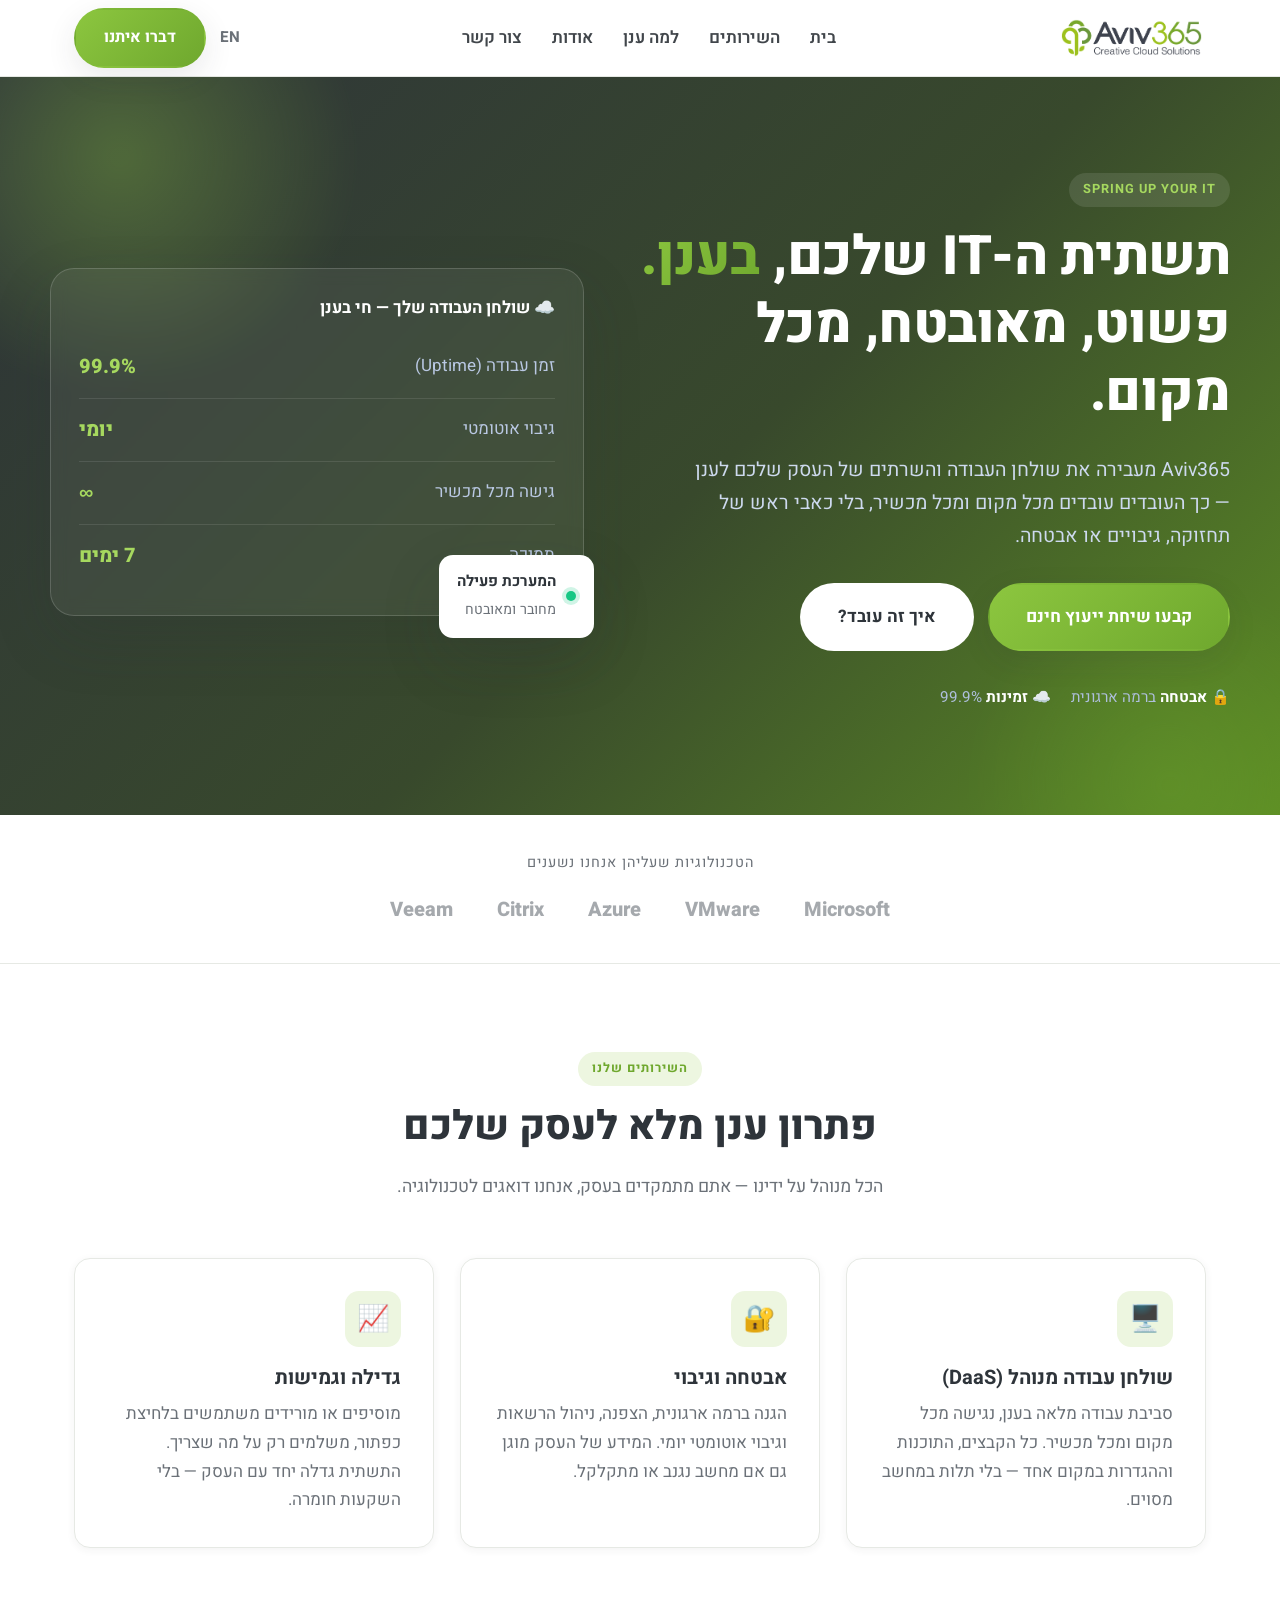
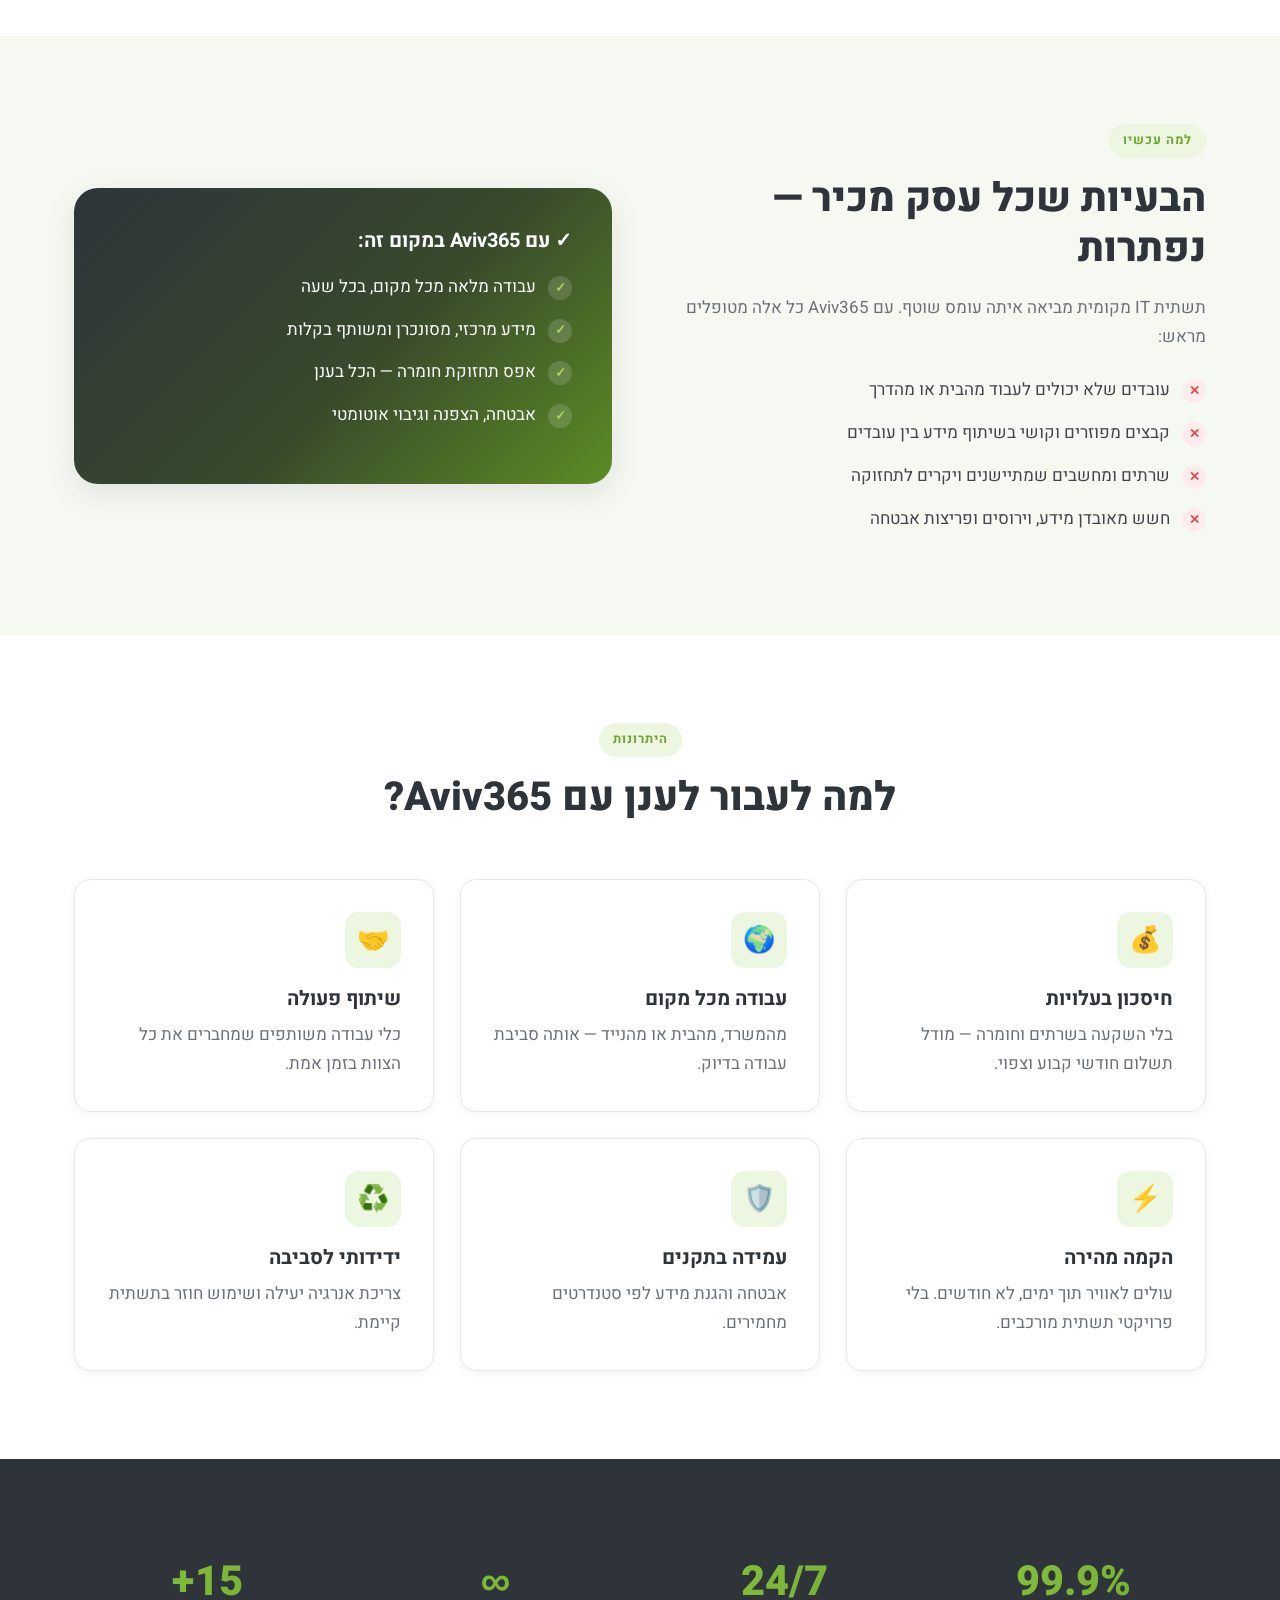
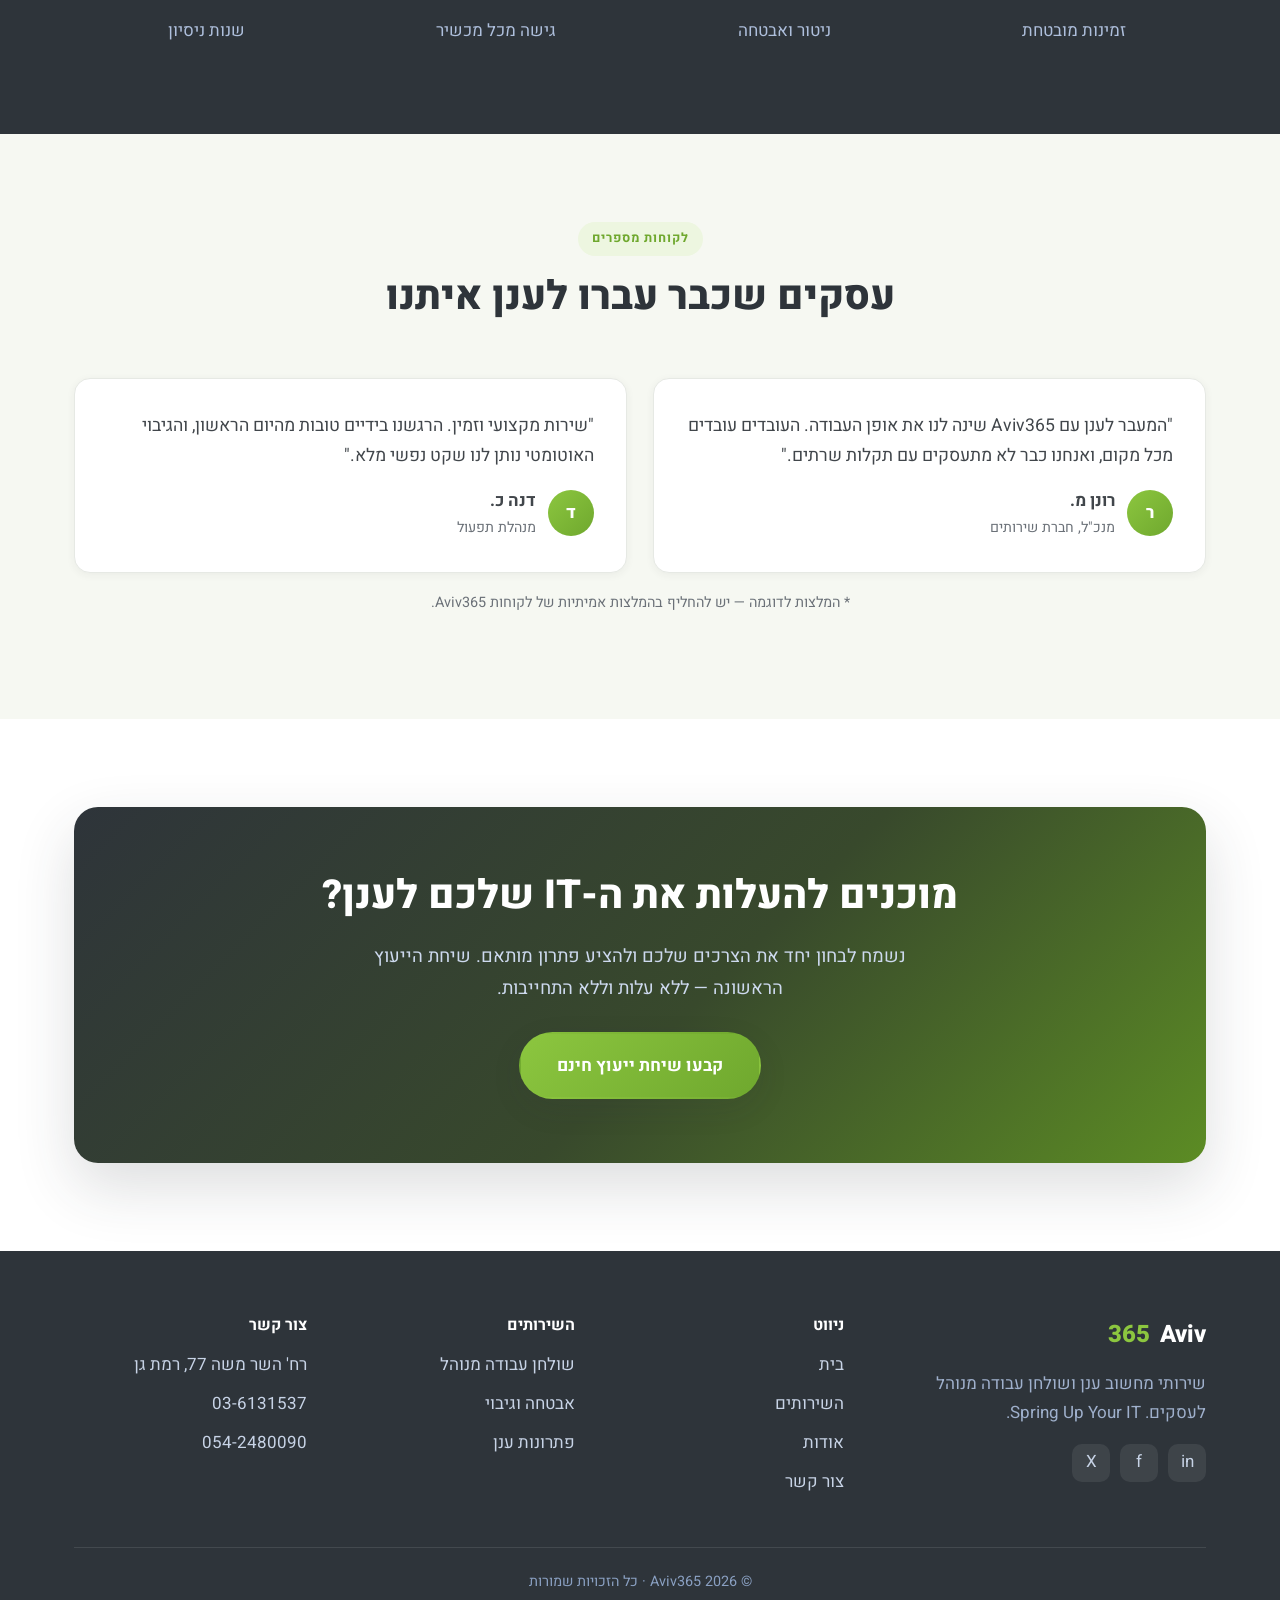
<file: index.html>
<!DOCTYPE html>
<html lang="he" dir="rtl">
<head>
  <meta charset="UTF-8">
  <meta name="viewport" content="width=device-width, initial-scale=1.0">
  <title>Aviv365 | מחשוב ענן ושולחן עבודה מנוהל (DaaS) לעסקים</title>
  <link rel="icon" type="image/png" href="assets/favicon.png">
  <meta name="description" content="Aviv365 מספקת שירותי מחשוב ענן ושולחן עבודה מנוהל (Desktop as a Service) לעסקים בישראל — עבודה מכל מקום, אבטחה ברמה ארגונית וחיסכון בעלויות IT.">
  <link rel="preconnect" href="https://fonts.googleapis.com">
  <link rel="preconnect" href="https://fonts.gstatic.com" crossorigin>
  <link href="https://fonts.googleapis.com/css2?family=Heebo:wght@400;500;600;700;800&display=swap" rel="stylesheet">
  <link rel="stylesheet" href="assets/style.css">
</head>
<body>

  <!-- ===== Header ===== -->
  <header class="site-header">
    <div class="container nav">
      <a href="index.html" class="brand" aria-label="Aviv365">
        <img src="assets/logo.png" class="brand-logo" alt="Aviv365 — Creative Cloud Solutions">
      </a>
      <nav class="nav__links" id="navLinks">
        <a href="index.html">בית</a>
        <a href="#services">השירותים</a>
        <a href="#why">למה ענן</a>
        <a href="about.html">אודות</a>
        <a href="contact.html">צור קשר</a>
      </nav>
      <div class="nav__actions">
        <a href="#" class="lang-toggle">EN</a>
        <a href="contact.html" class="btn btn--primary">דברו איתנו</a>
        <button class="nav__toggle" id="navToggle" aria-label="תפריט">
          <span></span><span></span><span></span>
        </button>
      </div>
    </div>
  </header>

  <!-- ===== Hero ===== -->
  <section class="hero">
    <div class="container hero__inner">
      <div class="hero__copy">
        <span class="eyebrow" style="background:rgba(255,255,255,.1);color:#A6D85F;">Spring Up Your IT</span>
        <h1>תשתית ה-IT שלכם, <span class="hl">בענן.</span><br>פשוט, מאובטח, מכל מקום.</h1>
        <p class="lead">Aviv365 מעבירה את שולחן העבודה והשרתים של העסק שלכם לענן — כך העובדים עובדים מכל מקום ומכל מכשיר, בלי כאבי ראש של תחזוקה, גיבויים או אבטחה.</p>
        <div class="hero__cta">
          <a href="contact.html" class="btn btn--primary btn--lg">קבעו שיחת ייעוץ חינם</a>
          <a href="#services" class="btn btn--light btn--lg">איך זה עובד?</a>
        </div>
        <div class="hero__trust">
          <span>🔒 <strong>אבטחה</strong> ברמה ארגונית</span>
          <span>☁️ <strong>זמינות</strong> 99.9%</span>
        </div>
      </div>

      <div class="hero__visual">
        <div class="cloud-card">
          <h3>☁️ שולחן העבודה שלך — חי בענן</h3>
          <div class="cloud-stat"><span class="label">זמן עבודה (Uptime)</span><span class="val">99.9%</span></div>
          <div class="cloud-stat"><span class="label">גיבוי אוטומטי</span><span class="val">יומי</span></div>
          <div class="cloud-stat"><span class="label">גישה מכל מכשיר</span><span class="val">∞</span></div>
          <div class="cloud-stat"><span class="label">תמיכה</span><span class="val">7 ימים</span></div>
        </div>
        <div class="float-badge">
          <span class="dot"></span>
          <div><strong>המערכת פעילה</strong><small>מחובר ומאובטח</small></div>
        </div>
      </div>
    </div>
  </section>

  <!-- ===== Logos strip ===== -->
  <section class="logos">
    <div class="container">
      <p>הטכנולוגיות שעליהן אנחנו נשענים</p>
      <div class="logos__row">
        <span>Microsoft</span><span>VMware</span><span>Azure</span><span>Citrix</span><span>Veeam</span>
      </div>
    </div>
  </section>

  <!-- ===== Services ===== -->
  <section class="section" id="services">
    <div class="container">
      <div class="section__head">
        <span class="eyebrow">השירותים שלנו</span>
        <h2>פתרון ענן מלא לעסק שלכם</h2>
        <p>הכל מנוהל על ידינו — אתם מתמקדים בעסק, אנחנו דואגים לטכנולוגיה.</p>
      </div>
      <div class="grid grid--3 reveal">
        <div class="card">
          <div class="ico">🖥️</div>
          <h3>שולחן עבודה מנוהל (DaaS)</h3>
          <p>סביבת עבודה מלאה בענן, נגישה מכל מקום ומכל מכשיר. כל הקבצים, התוכנות וההגדרות במקום אחד — בלי תלות במחשב מסוים.</p>
        </div>
        <div class="card">
          <div class="ico">🔐</div>
          <h3>אבטחה וגיבוי</h3>
          <p>הגנה ברמה ארגונית, הצפנה, ניהול הרשאות וגיבוי אוטומטי יומי. המידע של העסק מוגן גם אם מחשב נגנב או מתקלקל.</p>
        </div>
        <div class="card">
          <div class="ico">📈</div>
          <h3>גדילה וגמישות</h3>
          <p>מוסיפים או מורידים משתמשים בלחיצת כפתור, משלמים רק על מה שצריך. התשתית גדלה יחד עם העסק — בלי השקעות חומרה.</p>
        </div>
      </div>
    </div>
  </section>

  <!-- ===== Problems we solve ===== -->
  <section class="section section--tint" id="problems">
    <div class="container split">
      <div>
        <span class="eyebrow">למה עכשיו</span>
        <h2>הבעיות שכל עסק מכיר — נפתרות</h2>
        <p style="color:var(--muted)">תשתית IT מקומית מביאה איתה עומס שוטף. עם Aviv365 כל אלה מטופלים מראש:</p>
        <ul class="check-list x-list" style="margin-top:24px;">
          <li><span class="mark">✕</span> עובדים שלא יכולים לעבוד מהבית או מהדרך</li>
          <li><span class="mark">✕</span> קבצים מפוזרים וקושי בשיתוף מידע בין עובדים</li>
          <li><span class="mark">✕</span> שרתים ומחשבים שמתיישנים ויקרים לתחזוקה</li>
          <li><span class="mark">✕</span> חשש מאובדן מידע, וירוסים ופריצות אבטחה</li>
        </ul>
      </div>
      <div class="split__visual">
        <h3 style="color:#fff;margin-bottom:20px;">✓ עם Aviv365 במקום זה:</h3>
        <ul class="check-list" style="color:#dbe6f8;">
          <li><span class="mark" style="background:rgba(255,255,255,.15);color:#A6D85F;">✓</span> עבודה מלאה מכל מקום, בכל שעה</li>
          <li><span class="mark" style="background:rgba(255,255,255,.15);color:#A6D85F;">✓</span> מידע מרכזי, מסונכרן ומשותף בקלות</li>
          <li><span class="mark" style="background:rgba(255,255,255,.15);color:#A6D85F;">✓</span> אפס תחזוקת חומרה — הכל בענן</li>
          <li><span class="mark" style="background:rgba(255,255,255,.15);color:#A6D85F;">✓</span> אבטחה, הצפנה וגיבוי אוטומטי</li>
        </ul>
      </div>
    </div>
  </section>

  <!-- ===== Why cloud / benefits ===== -->
  <section class="section" id="why">
    <div class="container">
      <div class="section__head">
        <span class="eyebrow">היתרונות</span>
        <h2>למה לעבור לענן עם Aviv365?</h2>
      </div>
      <div class="grid grid--3 reveal">
        <div class="card"><div class="ico">💰</div><h3>חיסכון בעלויות</h3><p>בלי השקעה בשרתים וחומרה — מודל תשלום חודשי קבוע וצפוי.</p></div>
        <div class="card"><div class="ico">🌍</div><h3>עבודה מכל מקום</h3><p>מהמשרד, מהבית או מהנייד — אותה סביבת עבודה בדיוק.</p></div>
        <div class="card"><div class="ico">🤝</div><h3>שיתוף פעולה</h3><p>כלי עבודה משותפים שמחברים את כל הצוות בזמן אמת.</p></div>
        <div class="card"><div class="ico">⚡</div><h3>הקמה מהירה</h3><p>עולים לאוויר תוך ימים, לא חודשים. בלי פרויקטי תשתית מורכבים.</p></div>
        <div class="card"><div class="ico">🛡️</div><h3>עמידה בתקנים</h3><p>אבטחה והגנת מידע לפי סטנדרטים מחמירים.</p></div>
        <div class="card"><div class="ico">♻️</div><h3>ידידותי לסביבה</h3><p>צריכת אנרגיה יעילה ושימוש חוזר בתשתית קיימת.</p></div>
      </div>
    </div>
  </section>

  <!-- ===== Stats band ===== -->
  <section class="section stats-band">
    <div class="container grid--4">
      <div class="stat"><div class="num">99.9%</div><div class="cap">זמינות מובטחת</div></div>
      <div class="stat"><div class="num">24/7</div><div class="cap">ניטור ואבטחה</div></div>
      <div class="stat"><div class="num">∞</div><div class="cap">גישה מכל מכשיר</div></div>
      <div class="stat"><div class="num">15+</div><div class="cap">שנות ניסיון</div></div>
    </div>
  </section>

  <!-- ===== Testimonials ===== -->
  <section class="section section--tint">
    <div class="container">
      <div class="section__head">
        <span class="eyebrow">לקוחות מספרים</span>
        <h2>עסקים שכבר עברו לענן איתנו</h2>
      </div>
      <div class="grid grid--2 reveal">
        <div class="quote">
          <p>"המעבר לענן עם Aviv365 שינה לנו את אופן העבודה. העובדים עובדים מכל מקום, ואנחנו כבר לא מתעסקים עם תקלות שרתים."</p>
          <div class="who"><span class="avatar">ר</span><div><strong>רונן מ.</strong><small>מנכ"ל, חברת שירותים</small></div></div>
        </div>
        <div class="quote">
          <p>"שירות מקצועי וזמין. הרגשנו בידיים טובות מהיום הראשון, והגיבוי האוטומטי נותן לנו שקט נפשי מלא."</p>
          <div class="who"><span class="avatar">ד</span><div><strong>דנה כ.</strong><small>מנהלת תפעול</small></div></div>
        </div>
      </div>
      <p style="text-align:center;color:var(--muted);margin-top:18px;font-size:.9rem;">* המלצות לדוגמה — יש להחליף בהמלצות אמיתיות של לקוחות Aviv365.</p>
    </div>
  </section>

  <!-- ===== CTA band ===== -->
  <section class="section">
    <div class="container">
      <div class="cta-band reveal">
        <h2>מוכנים להעלות את ה-IT שלכם לענן?</h2>
        <p>נשמח לבחון יחד את הצרכים שלכם ולהציע פתרון מותאם. שיחת הייעוץ הראשונה — ללא עלות וללא התחייבות.</p>
        <a href="contact.html" class="btn btn--primary btn--lg">קבעו שיחת ייעוץ חינם</a>
      </div>
    </div>
  </section>

  <!-- ===== Footer ===== -->
  <footer class="site-footer">
    <div class="container">
      <div class="footer-grid">
        <div class="footer-brand">
          <a href="index.html" class="brand">Aviv<span class="accent">365</span></a>
          <p>שירותי מחשוב ענן ושולחן עבודה מנוהל לעסקים. Spring Up Your IT.</p>
          <div class="social">
            <a href="#" aria-label="LinkedIn">in</a>
            <a href="#" aria-label="Facebook">f</a>
            <a href="#" aria-label="Twitter">X</a>
          </div>
        </div>
        <div>
          <h4>ניווט</h4>
          <ul>
            <li><a href="index.html">בית</a></li>
            <li><a href="#services">השירותים</a></li>
            <li><a href="about.html">אודות</a></li>
            <li><a href="contact.html">צור קשר</a></li>
          </ul>
        </div>
        <div>
          <h4>השירותים</h4>
          <ul>
            <li><a href="#services">שולחן עבודה מנוהל</a></li>
            <li><a href="#services">אבטחה וגיבוי</a></li>
            <li><a href="#why">פתרונות ענן</a></li>
          </ul>
        </div>
        <div>
          <h4>צור קשר</h4>
          <ul>
            <li>רח' השר משה 77, רמת גן</li>
            <li><a href="tel:+97236131537">03-6131537</a></li>
            <li><a href="tel:+972542480090">054-2480090</a></li>
          </ul>
        </div>
      </div>
      <div class="footer-bottom">
        © <span id="year">2026</span> Aviv365 · כל הזכויות שמורות
      </div>
    </div>
  </footer>

  <script src="assets/main.js"></script>
</body>
</html>
</file>
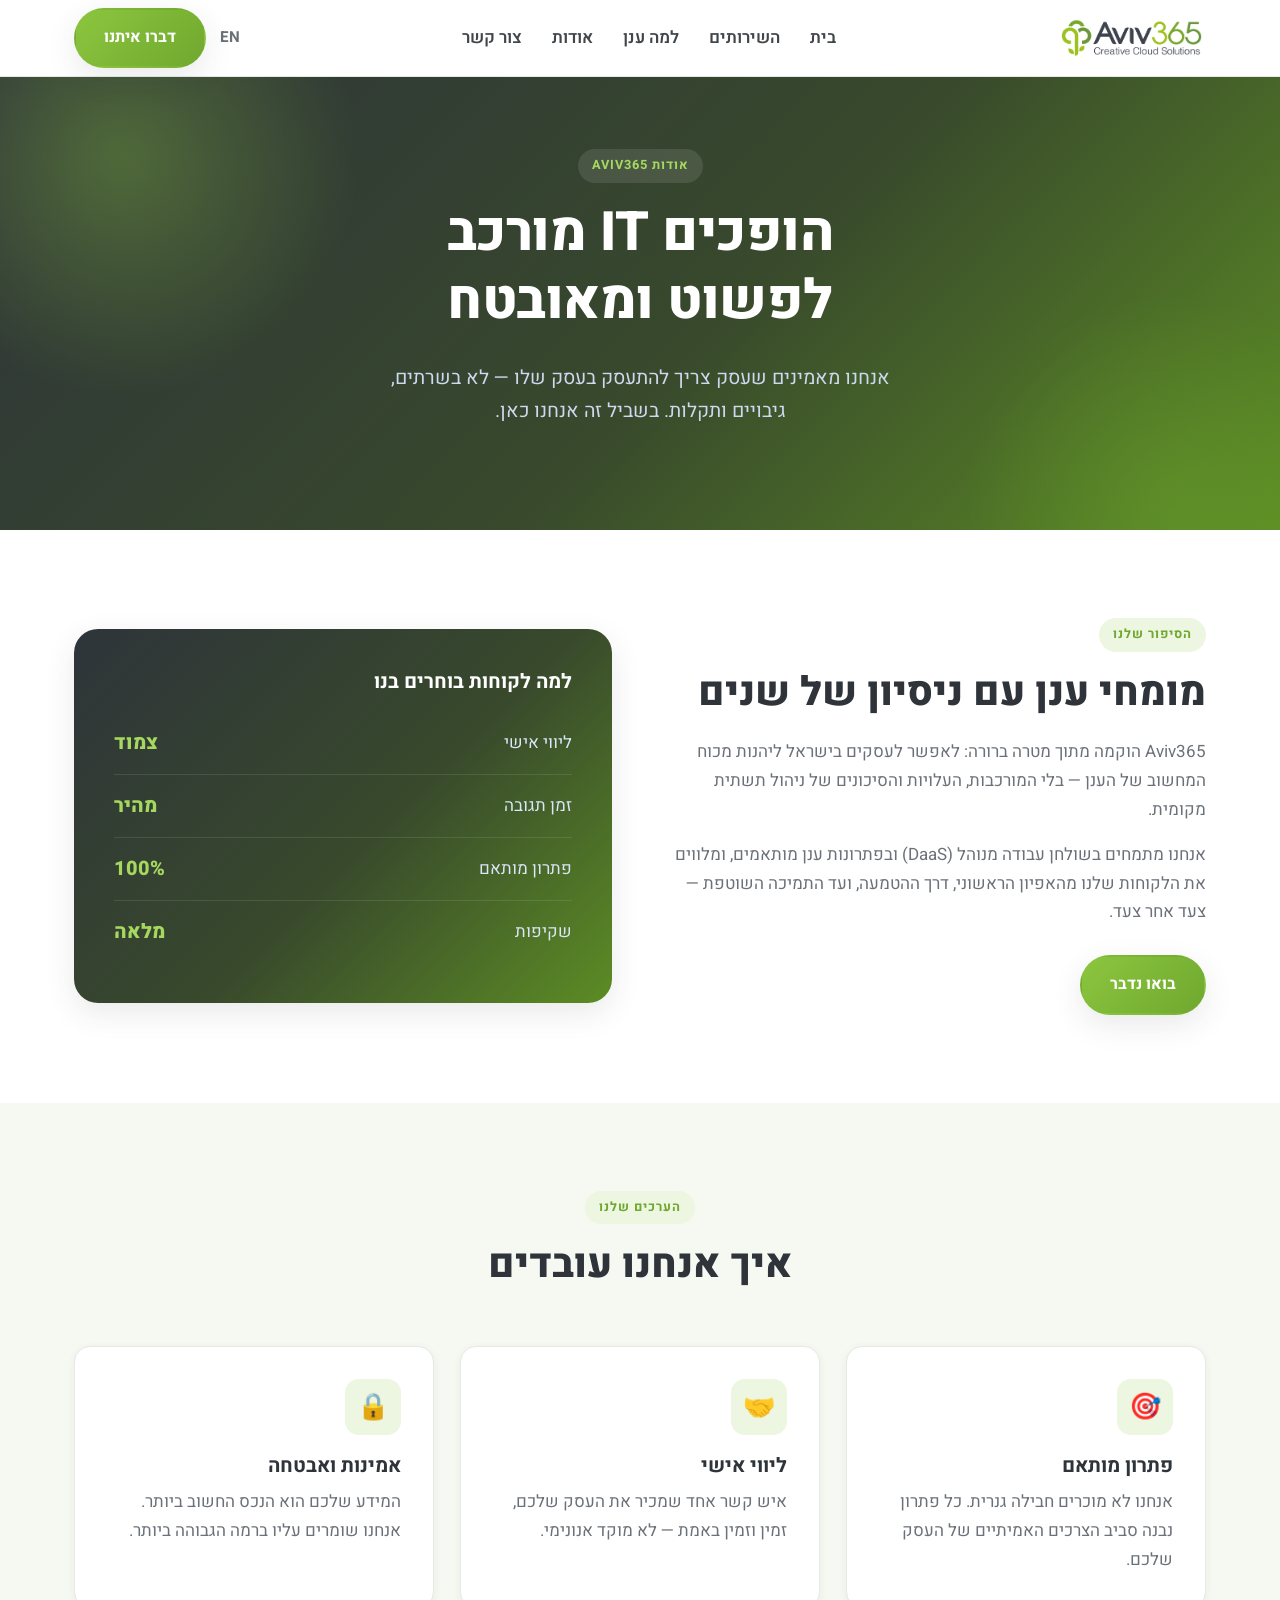
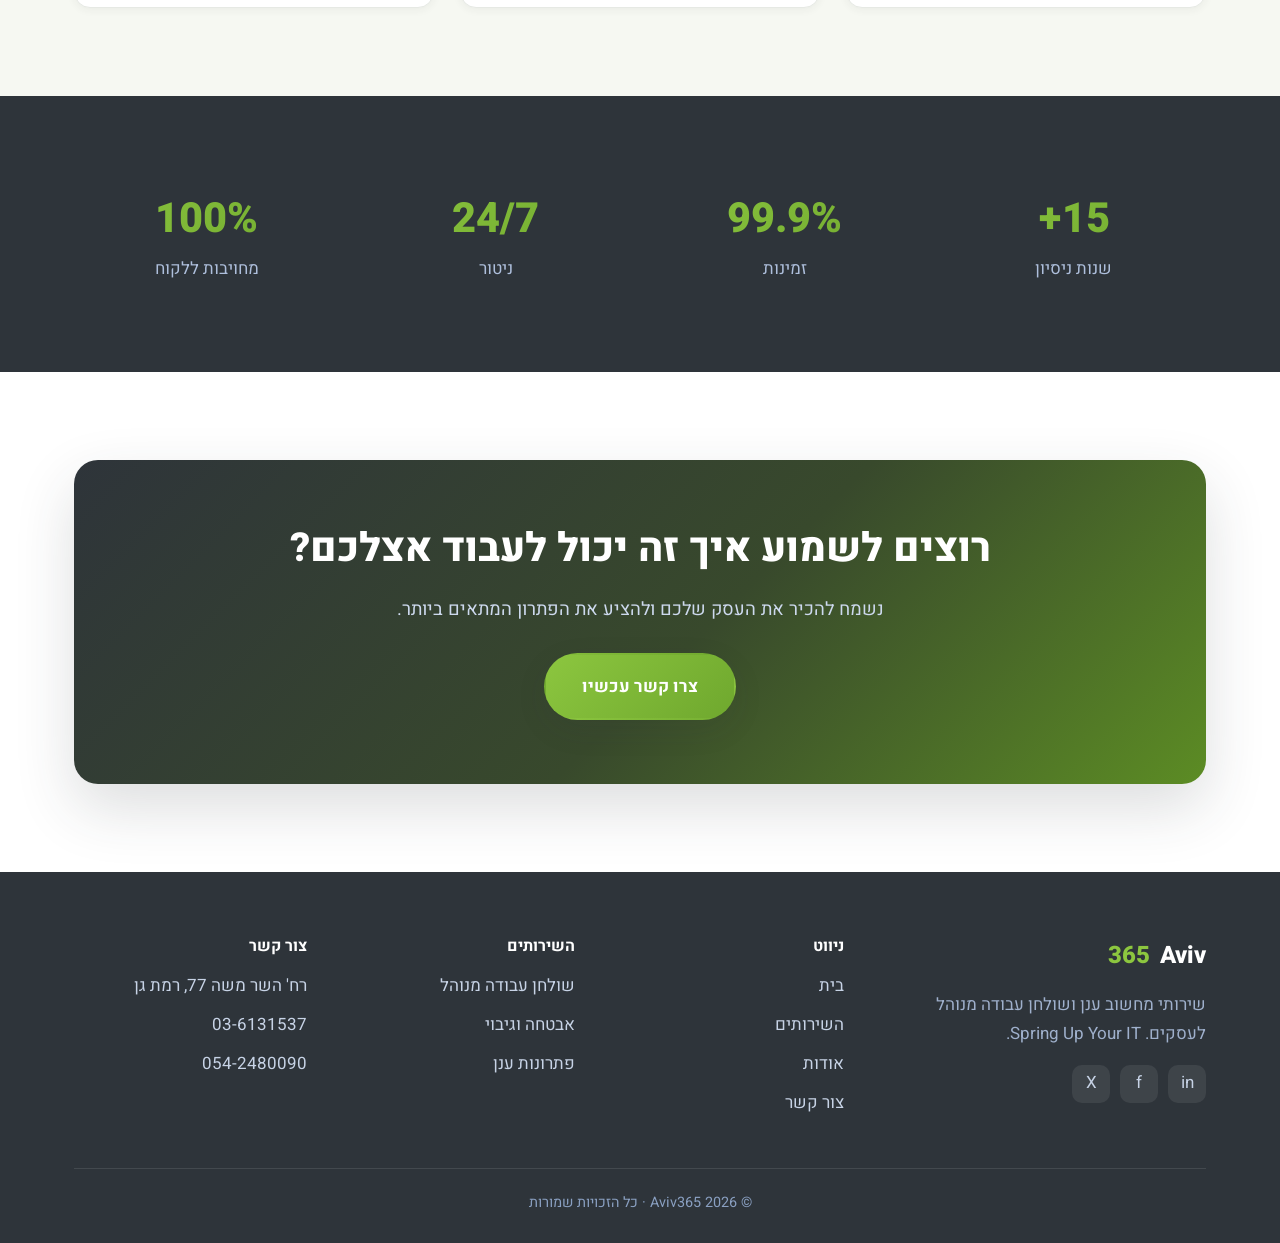
<file: about.html>
<!DOCTYPE html>
<html lang="he" dir="rtl">
<head>
  <meta charset="UTF-8">
  <meta name="viewport" content="width=device-width, initial-scale=1.0">
  <title>אודות Aviv365 | מומחי מחשוב ענן לעסקים</title>
  <link rel="icon" type="image/png" href="assets/favicon.png">
  <meta name="description" content="הכירו את Aviv365 — מומחי מחשוב ענן ושולחן עבודה מנוהל לעסקים בישראל. הניסיון, הערכים והגישה שלנו ללקוחות.">
  <link rel="preconnect" href="https://fonts.googleapis.com">
  <link rel="preconnect" href="https://fonts.gstatic.com" crossorigin>
  <link href="https://fonts.googleapis.com/css2?family=Heebo:wght@400;500;600;700;800&display=swap" rel="stylesheet">
  <link rel="stylesheet" href="assets/style.css">
</head>
<body>

  <header class="site-header">
    <div class="container nav">
      <a href="index.html" class="brand" aria-label="Aviv365"><img src="assets/logo.png" class="brand-logo" alt="Aviv365 — Creative Cloud Solutions"></a>
      <nav class="nav__links" id="navLinks">
        <a href="index.html">בית</a>
        <a href="index.html#services">השירותים</a>
        <a href="index.html#why">למה ענן</a>
        <a href="about.html">אודות</a>
        <a href="contact.html">צור קשר</a>
      </nav>
      <div class="nav__actions">
        <a href="#" class="lang-toggle">EN</a>
        <a href="contact.html" class="btn btn--primary">דברו איתנו</a>
        <button class="nav__toggle" id="navToggle" aria-label="תפריט"><span></span><span></span><span></span></button>
      </div>
    </div>
  </header>

  <!-- page hero -->
  <section class="hero" style="text-align:center;">
    <div class="container" style="position:relative;z-index:2;padding:72px 0;">
      <span class="eyebrow" style="background:rgba(255,255,255,.1);color:#A6D85F;">אודות Aviv365</span>
      <h1 style="color:#fff;max-width:760px;margin-inline:auto;">הופכים IT מורכב<br>לפשוט ומאובטח</h1>
      <p class="lead" style="margin-inline:auto;color:#cdd9ee;">אנחנו מאמינים שעסק צריך להתעסק בעסק שלו — לא בשרתים, גיבויים ותקלות. בשביל זה אנחנו כאן.</p>
    </div>
  </section>

  <!-- story -->
  <section class="section">
    <div class="container split">
      <div>
        <span class="eyebrow">הסיפור שלנו</span>
        <h2>מומחי ענן עם ניסיון של שנים</h2>
        <p style="color:var(--muted)">Aviv365 הוקמה מתוך מטרה ברורה: לאפשר לעסקים בישראל ליהנות מכוח המחשוב של הענן — בלי המורכבות, העלויות והסיכונים של ניהול תשתית מקומית.</p>
        <p style="color:var(--muted)">אנחנו מתמחים בשולחן עבודה מנוהל (DaaS) ובפתרונות ענן מותאמים, ומלווים את הלקוחות שלנו מהאפיון הראשוני, דרך ההטמעה, ועד התמיכה השוטפת — צעד אחר צעד.</p>
        <a href="contact.html" class="btn btn--primary" style="margin-top:12px;">בואו נדבר</a>
      </div>
      <div class="split__visual">
        <h3 style="color:#fff;margin-bottom:18px;">למה לקוחות בוחרים בנו</h3>
        <div class="cloud-stat"><span class="label" style="color:#dbe6f8;">ליווי אישי</span><span class="val">צמוד</span></div>
        <div class="cloud-stat"><span class="label" style="color:#dbe6f8;">זמן תגובה</span><span class="val">מהיר</span></div>
        <div class="cloud-stat"><span class="label" style="color:#dbe6f8;">פתרון מותאם</span><span class="val">100%</span></div>
        <div class="cloud-stat"><span class="label" style="color:#dbe6f8;">שקיפות</span><span class="val">מלאה</span></div>
      </div>
    </div>
  </section>

  <!-- values -->
  <section class="section section--tint">
    <div class="container">
      <div class="section__head">
        <span class="eyebrow">הערכים שלנו</span>
        <h2>איך אנחנו עובדים</h2>
      </div>
      <div class="grid grid--3 reveal">
        <div class="card"><div class="ico">🎯</div><h3>פתרון מותאם</h3><p>אנחנו לא מוכרים חבילה גנרית. כל פתרון נבנה סביב הצרכים האמיתיים של העסק שלכם.</p></div>
        <div class="card"><div class="ico">🤝</div><h3>ליווי אישי</h3><p>איש קשר אחד שמכיר את העסק שלכם, זמין וזמין באמת — לא מוקד אנונימי.</p></div>
        <div class="card"><div class="ico">🔒</div><h3>אמינות ואבטחה</h3><p>המידע שלכם הוא הנכס החשוב ביותר. אנחנו שומרים עליו ברמה הגבוהה ביותר.</p></div>
      </div>
    </div>
  </section>

  <!-- stats -->
  <section class="section stats-band">
    <div class="container grid--4">
      <div class="stat"><div class="num">15+</div><div class="cap">שנות ניסיון</div></div>
      <div class="stat"><div class="num">99.9%</div><div class="cap">זמינות</div></div>
      <div class="stat"><div class="num">24/7</div><div class="cap">ניטור</div></div>
      <div class="stat"><div class="num">100%</div><div class="cap">מחויבות ללקוח</div></div>
    </div>
  </section>

  <!-- CTA -->
  <section class="section">
    <div class="container">
      <div class="cta-band reveal">
        <h2>רוצים לשמוע איך זה יכול לעבוד אצלכם?</h2>
        <p>נשמח להכיר את העסק שלכם ולהציע את הפתרון המתאים ביותר.</p>
        <a href="contact.html" class="btn btn--primary btn--lg">צרו קשר עכשיו</a>
      </div>
    </div>
  </section>

  <footer class="site-footer">
    <div class="container">
      <div class="footer-grid">
        <div class="footer-brand">
          <a href="index.html" class="brand">Aviv<span class="accent">365</span></a>
          <p>שירותי מחשוב ענן ושולחן עבודה מנוהל לעסקים. Spring Up Your IT.</p>
          <div class="social"><a href="#">in</a><a href="#">f</a><a href="#">X</a></div>
        </div>
        <div><h4>ניווט</h4><ul><li><a href="index.html">בית</a></li><li><a href="index.html#services">השירותים</a></li><li><a href="about.html">אודות</a></li><li><a href="contact.html">צור קשר</a></li></ul></div>
        <div><h4>השירותים</h4><ul><li><a href="index.html#services">שולחן עבודה מנוהל</a></li><li><a href="index.html#services">אבטחה וגיבוי</a></li><li><a href="index.html#why">פתרונות ענן</a></li></ul></div>
        <div><h4>צור קשר</h4><ul><li>רח' השר משה 77, רמת גן</li><li><a href="tel:+97236131537">03-6131537</a></li><li><a href="tel:+972542480090">054-2480090</a></li></ul></div>
      </div>
      <div class="footer-bottom">© <span id="year">2026</span> Aviv365 · כל הזכויות שמורות</div>
    </div>
  </footer>

  <script src="assets/main.js"></script>
</body>
</html>
</file>
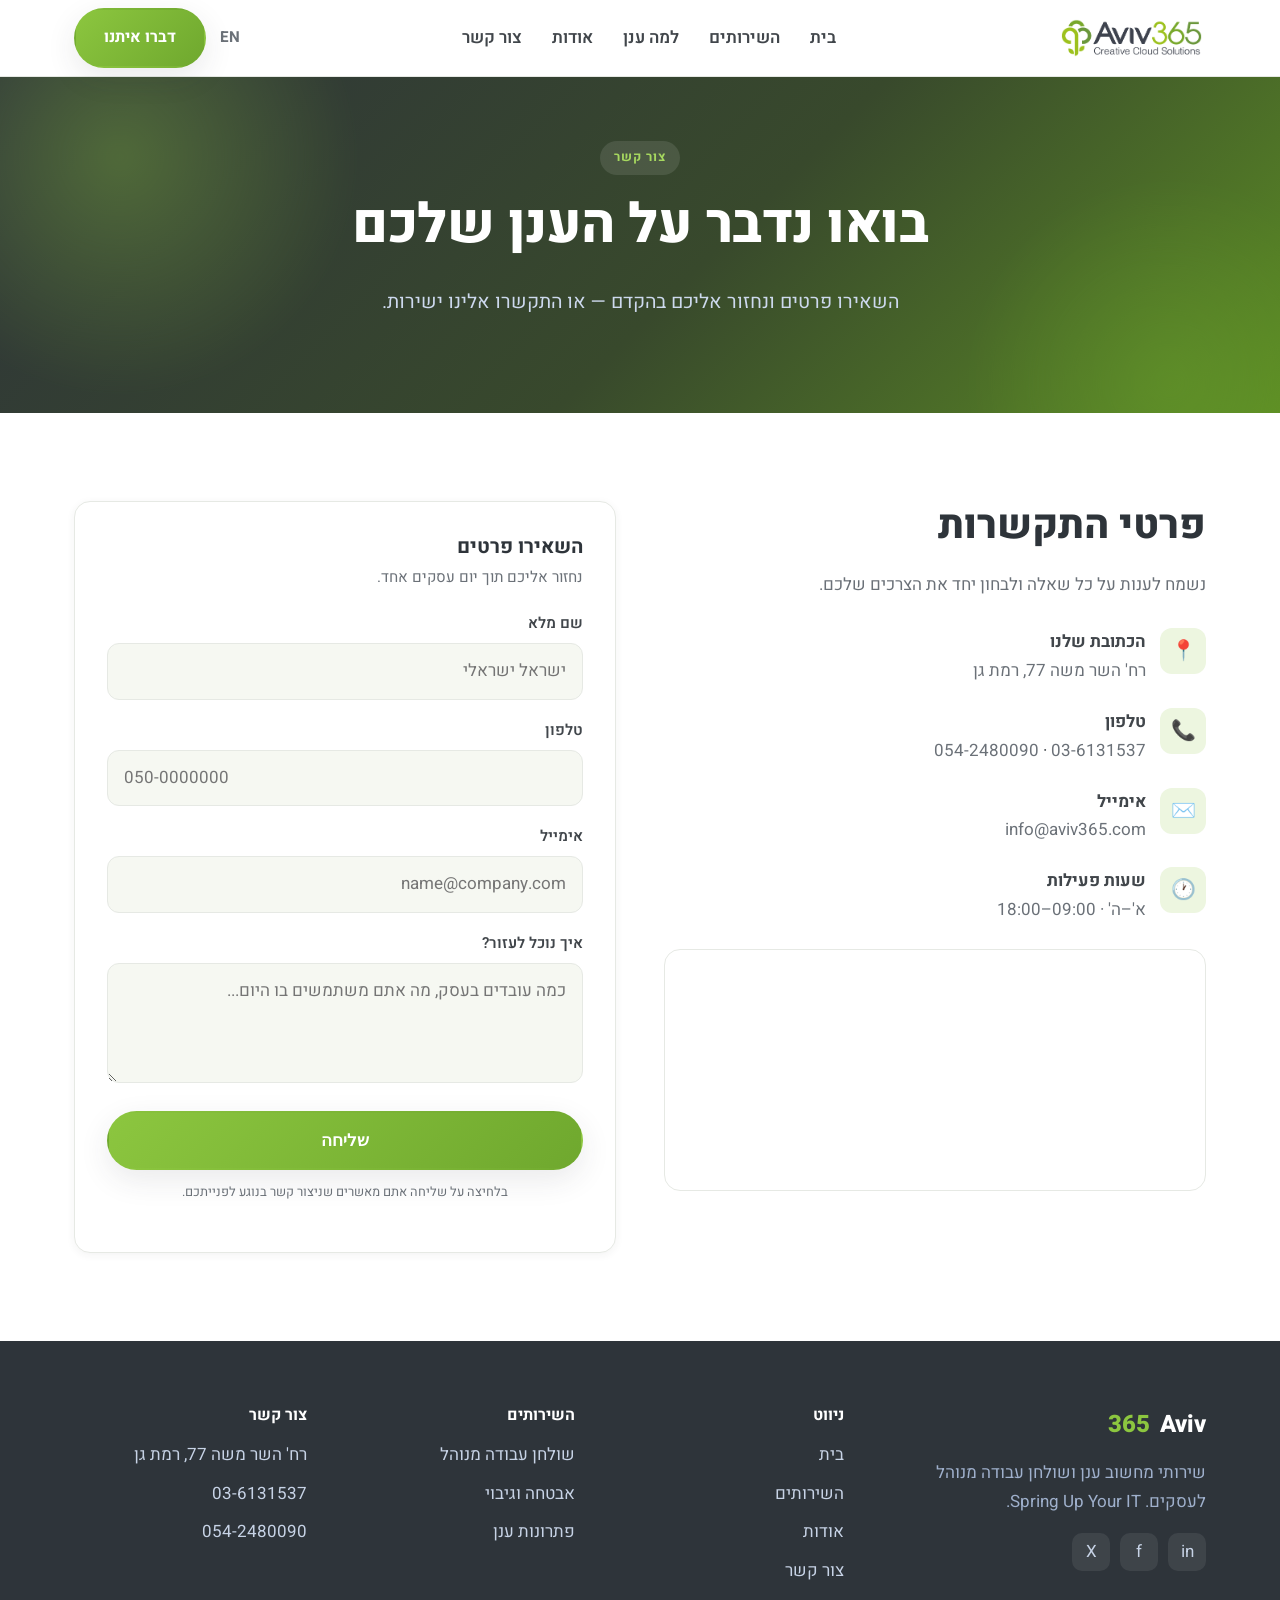
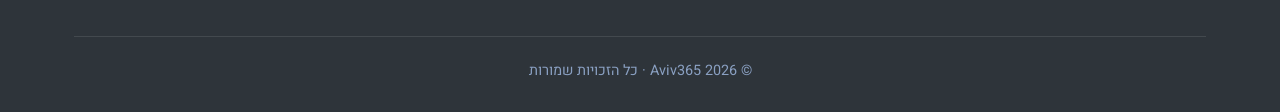
<file: contact.html>
<!DOCTYPE html>
<html lang="he" dir="rtl">
<head>
  <meta charset="UTF-8">
  <meta name="viewport" content="width=device-width, initial-scale=1.0">
  <title>צור קשר | Aviv365 — מחשוב ענן לעסקים</title>
  <link rel="icon" type="image/png" href="assets/favicon.png">
  <meta name="description" content="צרו קשר עם Aviv365 לשיחת ייעוץ חינם על מעבר לענן ושולחן עבודה מנוהל. רח' השר משה 77, רמת גן. טלפון 03-6131537.">
  <link rel="preconnect" href="https://fonts.googleapis.com">
  <link rel="preconnect" href="https://fonts.gstatic.com" crossorigin>
  <link href="https://fonts.googleapis.com/css2?family=Heebo:wght@400;500;600;700;800&display=swap" rel="stylesheet">
  <link rel="stylesheet" href="assets/style.css">
</head>
<body>

  <header class="site-header">
    <div class="container nav">
      <a href="index.html" class="brand" aria-label="Aviv365"><img src="assets/logo.png" class="brand-logo" alt="Aviv365 — Creative Cloud Solutions"></a>
      <nav class="nav__links" id="navLinks">
        <a href="index.html">בית</a>
        <a href="index.html#services">השירותים</a>
        <a href="index.html#why">למה ענן</a>
        <a href="about.html">אודות</a>
        <a href="contact.html">צור קשר</a>
      </nav>
      <div class="nav__actions">
        <a href="#" class="lang-toggle">EN</a>
        <a href="contact.html" class="btn btn--primary">דברו איתנו</a>
        <button class="nav__toggle" id="navToggle" aria-label="תפריט"><span></span><span></span><span></span></button>
      </div>
    </div>
  </header>

  <section class="hero" style="text-align:center;">
    <div class="container" style="position:relative;z-index:2;padding:64px 0;">
      <span class="eyebrow" style="background:rgba(255,255,255,.1);color:#A6D85F;">צור קשר</span>
      <h1 style="color:#fff;">בואו נדבר על הענן שלכם</h1>
      <p class="lead" style="margin-inline:auto;color:#cdd9ee;">השאירו פרטים ונחזור אליכם בהקדם — או התקשרו אלינו ישירות.</p>
    </div>
  </section>

  <section class="section">
    <div class="container contact-grid">
      <!-- info -->
      <div>
        <h2>פרטי התקשרות</h2>
        <p style="color:var(--muted);margin-bottom:28px;">נשמח לענות על כל שאלה ולבחון יחד את הצרכים שלכם.</p>
        <div class="info-item">
          <div class="ico">📍</div>
          <div><strong>הכתובת שלנו</strong><span>רח' השר משה 77, רמת גן</span></div>
        </div>
        <div class="info-item">
          <div class="ico">📞</div>
          <div><strong>טלפון</strong><a href="tel:+97236131537">03-6131537</a> · <a href="tel:+972542480090">054-2480090</a></div>
        </div>
        <div class="info-item">
          <div class="ico">✉️</div>
          <div><strong>אימייל</strong><a href="mailto:info@aviv365.com">info@aviv365.com</a></div>
        </div>
        <div class="info-item">
          <div class="ico">🕐</div>
          <div><strong>שעות פעילות</strong><span>א'–ה' · 09:00–18:00</span></div>
        </div>
        <div style="margin-top:24px;border-radius:var(--radius);overflow:hidden;border:1px solid var(--line);">
          <iframe title="מפה" width="100%" height="240" style="border:0;display:block;" loading="lazy"
            src="https://maps.google.com/maps?q=HaSar%20Moshe%2077%20Ramat%20Gan&output=embed"></iframe>
        </div>
      </div>

      <!-- form -->
      <div>
        <form class="form" onsubmit="return false;">
          <h3 style="margin-bottom:6px;">השאירו פרטים</h3>
          <p style="color:var(--muted);font-size:.95rem;margin-bottom:20px;">נחזור אליכם תוך יום עסקים אחד.</p>
          <div class="field"><label for="name">שם מלא</label><input id="name" type="text" placeholder="ישראל ישראלי" required></div>
          <div class="field"><label for="phone">טלפון</label><input id="phone" type="tel" placeholder="050-0000000" required></div>
          <div class="field"><label for="email">אימייל</label><input id="email" type="email" placeholder="name@company.com"></div>
          <div class="field"><label for="msg">איך נוכל לעזור?</label><textarea id="msg" placeholder="כמה עובדים בעסק, מה אתם משתמשים בו היום..."></textarea></div>
          <button type="submit" class="btn btn--primary btn--lg" style="width:100%;justify-content:center;">שליחה</button>
          <p style="color:var(--muted);font-size:.8rem;text-align:center;margin-top:12px;">בלחיצה על שליחה אתם מאשרים שניצור קשר בנוגע לפנייתכם.</p>
        </form>
      </div>
    </div>
  </section>

  <footer class="site-footer">
    <div class="container">
      <div class="footer-grid">
        <div class="footer-brand">
          <a href="index.html" class="brand">Aviv<span class="accent">365</span></a>
          <p>שירותי מחשוב ענן ושולחן עבודה מנוהל לעסקים. Spring Up Your IT.</p>
          <div class="social"><a href="#">in</a><a href="#">f</a><a href="#">X</a></div>
        </div>
        <div><h4>ניווט</h4><ul><li><a href="index.html">בית</a></li><li><a href="index.html#services">השירותים</a></li><li><a href="about.html">אודות</a></li><li><a href="contact.html">צור קשר</a></li></ul></div>
        <div><h4>השירותים</h4><ul><li><a href="index.html#services">שולחן עבודה מנוהל</a></li><li><a href="index.html#services">אבטחה וגיבוי</a></li><li><a href="index.html#why">פתרונות ענן</a></li></ul></div>
        <div><h4>צור קשר</h4><ul><li>רח' השר משה 77, רמת גן</li><li><a href="tel:+97236131537">03-6131537</a></li><li><a href="tel:+972542480090">054-2480090</a></li></ul></div>
      </div>
      <div class="footer-bottom">© <span id="year">2026</span> Aviv365 · כל הזכויות שמורות</div>
    </div>
  </footer>

  <script src="assets/main.js"></script>
</body>
</html>
</file>
<file: assets/style.css>
/* ==========================================================================
   Aviv365 — Modern Redesign Stylesheet
   RTL · Responsive · Professional B2B Cloud
   ניתן לייבוא לוורדפרס: העתק קובץ זה ל-Child Theme בשם style.css
   ========================================================================== */

/* ----- Design Tokens ----- */
:root {
  /* Brand palette — derived from the Aviv365 logo (leaf-green + charcoal) */
  --navy:        #2E343A;   /* charcoal slate (matches "Aviv" in logo) — dark sections/headings */
  --navy-soft:   #38492C;
  --blue:        #6FA82E;   /* primary green — links, icons, buttons */
  --blue-dark:   #57881F;
  --accent:      #8CC63F;   /* brand bright green (the "365") */
  --accent-soft: #A6D85F;   /* light green for highlights on dark */
  --ink:         #41464B;   /* charcoal text */
  --muted:       #6B7178;
  --line:        #E6E9E4;
  --bg:          #FFFFFF;
  --bg-soft:     #F6F8F2;
  --bg-tint:     #EDF6E0;   /* light green tint */
  --white:       #FFFFFF;
  --shadow-sm:   0 2px 8px rgba(46,52,58,.06);
  --shadow-md:   0 10px 30px rgba(46,52,58,.10);
  --shadow-lg:   0 24px 60px rgba(46,52,58,.16);
  --radius:      16px;
  --radius-lg:   24px;
  --maxw:        1180px;
  --grad: linear-gradient(135deg, #2E343A 0%, #38492C 55%, #5C8C24 100%);
  --grad-accent: linear-gradient(135deg, var(--accent) 0%, var(--blue) 100%);
}

/* ----- Reset ----- */
*, *::before, *::after { box-sizing: border-box; }
html { scroll-behavior: smooth; }
body {
  margin: 0;
  font-family: "Heebo", "Assistant", -apple-system, "Segoe UI", Arial, sans-serif;
  color: var(--ink);
  background: var(--bg);
  line-height: 1.7;
  font-size: 17px;
  -webkit-font-smoothing: antialiased;
  text-rendering: optimizeLegibility;
  direction: rtl;
}
img { max-width: 100%; display: block; }
a { color: inherit; text-decoration: none; }
h1, h2, h3, h4 { line-height: 1.25; margin: 0 0 .5em; color: var(--navy); font-weight: 700; }
h1 { font-size: clamp(2rem, 5vw, 3.4rem); font-weight: 800; letter-spacing: -.5px; }
h2 { font-size: clamp(1.6rem, 3.5vw, 2.5rem); font-weight: 800; }
h3 { font-size: 1.25rem; }
p  { margin: 0 0 1rem; }
ul { margin: 0; padding: 0; list-style: none; }

/* ----- Layout ----- */
.container { width: 100%; max-width: var(--maxw); margin-inline: auto; padding-inline: 24px; }
.section { padding: 88px 0; }
.section--tint { background: var(--bg-soft); }
.section__head { text-align: center; max-width: 720px; margin: 0 auto 56px; }
.section__head p { color: var(--muted); font-size: 1.1rem; }
.eyebrow {
  display: inline-block; font-size: .8rem; font-weight: 700; letter-spacing: 1px;
  text-transform: uppercase; color: var(--blue);
  background: var(--bg-tint); padding: 6px 14px; border-radius: 999px; margin-bottom: 16px;
}

/* ----- Buttons ----- */
.btn {
  display: inline-flex; align-items: center; gap: 8px;
  font-weight: 700; font-size: 1rem; padding: 14px 28px;
  border-radius: 999px; border: 2px solid transparent; cursor: pointer;
  transition: transform .18s ease, box-shadow .18s ease, background .18s ease;
}
.btn--primary { background: var(--grad-accent); color: #fff; box-shadow: var(--shadow-md); }
.btn--primary:hover { transform: translateY(-2px); box-shadow: var(--shadow-lg); }
.btn--ghost { background: transparent; color: var(--navy); border-color: var(--line); }
.btn--ghost:hover { border-color: var(--blue); color: var(--blue); }
.btn--light { background: #fff; color: var(--navy); }
.btn--light:hover { transform: translateY(-2px); box-shadow: var(--shadow-lg); }
.btn--lg { padding: 17px 36px; font-size: 1.08rem; }

/* ----- Header ----- */
.site-header {
  position: sticky; top: 0; z-index: 50;
  background: rgba(255,255,255,.88); backdrop-filter: saturate(180%) blur(12px);
  border-bottom: 1px solid var(--line);
}
.nav { display: flex; align-items: center; justify-content: space-between; height: 76px; }
.brand { display: flex; align-items: center; gap: 10px; font-weight: 800; font-size: 1.4rem; color: var(--navy); }
.brand-logo { height: 46px; width: auto; display: block; }
.brand span.accent { color: var(--accent); }
/* footer brand: charcoal logo wouldn't read on dark bg → use white text wordmark */
.footer-brand .brand { color: #fff; font-size: 1.5rem; }
.footer-brand .brand span.accent { color: var(--accent); }
.nav__links { display: flex; align-items: center; gap: 30px; }
.nav__links a { font-weight: 600; color: var(--ink); transition: color .15s; }
.nav__links a:hover { color: var(--blue); }
.nav__actions { display: flex; align-items: center; gap: 14px; }
.lang-toggle { font-weight: 700; color: var(--muted); font-size: .95rem; }
.lang-toggle:hover { color: var(--blue); }
.nav__toggle { display: none; background: none; border: 0; cursor: pointer; padding: 8px; }
.nav__toggle span { display: block; width: 26px; height: 2.5px; background: var(--navy); margin: 5px 0; border-radius: 2px; transition: .3s; }

/* ----- Hero ----- */
.hero { position: relative; background: var(--grad); color: #fff; overflow: hidden; }
.hero::before, .hero::after {
  content: ""; position: absolute; border-radius: 50%; filter: blur(10px); opacity: .35;
}
.hero::before { width: 480px; height: 480px; background: radial-gradient(circle, var(--accent), transparent 70%); top: -160px; left: -120px; }
.hero::after  { width: 420px; height: 420px; background: radial-gradient(circle, var(--blue), transparent 70%); bottom: -180px; right: -100px; }
.hero__inner { position: relative; z-index: 2; display: grid; grid-template-columns: 1.05fr .95fr; gap: 56px; align-items: center; padding: 96px 0 104px; }
.hero h1 { color: #fff; }
.hero h1 .hl { background: var(--grad-accent); -webkit-background-clip: text; background-clip: text; -webkit-text-fill-color: transparent; }
.hero p.lead { font-size: 1.22rem; color: #cdd9ee; max-width: 540px; margin-bottom: 30px; }
.hero__cta { display: flex; gap: 14px; flex-wrap: wrap; margin-bottom: 34px; }
.hero__trust { display: flex; align-items: center; gap: 20px; color: #aebfdc; font-size: .95rem; }
.hero__trust strong { color: #fff; }

/* Hero visual card */
.hero__visual { position: relative; }
.cloud-card {
  background: rgba(255,255,255,.06); border: 1px solid rgba(255,255,255,.16);
  border-radius: var(--radius-lg); padding: 28px; backdrop-filter: blur(8px);
  box-shadow: var(--shadow-lg);
}
.cloud-card h3 { color: #fff; font-size: 1.05rem; margin-bottom: 18px; display: flex; align-items: center; gap: 10px; }
.cloud-stat { display: flex; align-items: center; justify-content: space-between; padding: 14px 0; border-bottom: 1px solid rgba(255,255,255,.1); }
.cloud-stat:last-child { border-bottom: 0; }
.cloud-stat .label { color: #b9c8e3; }
.cloud-stat .val { font-weight: 800; font-size: 1.25rem; color: var(--accent-soft); }
.float-badge {
  position: absolute; bottom: -22px; right: -10px; background: #fff; color: var(--navy);
  border-radius: 14px; padding: 14px 18px; box-shadow: var(--shadow-lg); display: flex; gap: 10px; align-items: center;
}
.float-badge .dot { width: 10px; height: 10px; border-radius: 50%; background: #16C784; box-shadow: 0 0 0 4px rgba(22,199,132,.2); }
.float-badge strong { display: block; font-size: .95rem; }
.float-badge small { color: var(--muted); }

/* ----- Logos / trust strip ----- */
.logos { padding: 36px 0; border-bottom: 1px solid var(--line); }
.logos p { text-align: center; color: var(--muted); font-size: .9rem; letter-spacing: 1px; text-transform: uppercase; margin-bottom: 18px; }
.logos__row { display: flex; flex-wrap: wrap; justify-content: center; align-items: center; gap: 44px; opacity: .6; }
.logos__row span { font-weight: 800; font-size: 1.25rem; color: var(--muted); }

/* ----- Cards grid ----- */
.grid { display: grid; gap: 26px; }
.grid--3 { grid-template-columns: repeat(3, 1fr); }
.grid--2 { grid-template-columns: repeat(2, 1fr); }
.card {
  background: #fff; border: 1px solid var(--line); border-radius: var(--radius);
  padding: 32px; box-shadow: var(--shadow-sm); transition: transform .2s ease, box-shadow .2s ease, border-color .2s;
}
.card:hover { transform: translateY(-4px); box-shadow: var(--shadow-md); border-color: #d6e2f7; }
.card .ico {
  width: 56px; height: 56px; border-radius: 14px; display: grid; place-items: center;
  background: var(--bg-tint); color: var(--blue); font-size: 26px; margin-bottom: 18px;
}
.card h3 { margin-bottom: 10px; }
.card p { color: var(--muted); margin: 0; }

/* problems list */
.check-list li { display: flex; gap: 12px; align-items: flex-start; margin-bottom: 14px; color: var(--ink); }
.check-list .mark { flex: 0 0 24px; height: 24px; border-radius: 50%; background: var(--bg-tint); color: var(--blue); display: grid; place-items: center; font-size: 13px; font-weight: 800; margin-top: 3px; }
.x-list .mark { background: #FEECEC; color: #E5484D; }

/* split feature */
.split { display: grid; grid-template-columns: 1fr 1fr; gap: 56px; align-items: center; }
.split__visual { background: var(--grad); border-radius: var(--radius-lg); padding: 40px; color: #fff; box-shadow: var(--shadow-md); }
.split__visual .cloud-stat .val { color: var(--accent-soft); }
/* ensure list text on the dark/green card stays white & readable */
.split__visual .check-list li { color: #fff; }
.split__visual .cloud-stat .label { color: #dbe6e0; }

/* ----- Stats band ----- */
.stats-band { background: var(--navy); color: #fff; }
.stats-band .grid--4 { display: grid; grid-template-columns: repeat(4,1fr); gap: 24px; text-align: center; }
.stat .num { font-size: 2.6rem; font-weight: 800; background: var(--grad-accent); -webkit-background-clip: text; background-clip: text; -webkit-text-fill-color: transparent; }
.stat .cap { color: #aebfdc; }

/* ----- Testimonials ----- */
.quote { background: #fff; border: 1px solid var(--line); border-radius: var(--radius); padding: 32px; box-shadow: var(--shadow-sm); }
.quote p { font-size: 1.1rem; color: var(--ink); }
.quote .who { display: flex; align-items: center; gap: 12px; margin-top: 16px; }
.quote .avatar { width: 46px; height: 46px; border-radius: 50%; background: var(--grad-accent); color: #fff; display: grid; place-items: center; font-weight: 800; }
.quote .who small { color: var(--muted); display: block; }

/* ----- CTA band ----- */
.cta-band { background: var(--grad); color: #fff; border-radius: var(--radius-lg); padding: 64px 48px; text-align: center; box-shadow: var(--shadow-lg); }
.cta-band h2 { color: #fff; }
.cta-band p { color: #cdd9ee; max-width: 560px; margin: 0 auto 28px; font-size: 1.15rem; }

/* ----- Contact / form ----- */
.contact-grid { display: grid; grid-template-columns: 1fr 1fr; gap: 48px; align-items: start; }
.info-item { display: flex; gap: 14px; margin-bottom: 22px; }
.info-item .ico { flex: 0 0 46px; height: 46px; border-radius: 12px; background: var(--bg-tint); color: var(--blue); display: grid; place-items: center; font-size: 20px; }
.info-item strong { display: block; }
.info-item span, .info-item a { color: var(--muted); }
.form { background: #fff; border: 1px solid var(--line); border-radius: var(--radius); padding: 32px; box-shadow: var(--shadow-sm); }
.field { margin-bottom: 18px; }
.field label { display: block; font-weight: 600; margin-bottom: 6px; font-size: .95rem; }
.field input, .field textarea {
  width: 100%; padding: 13px 16px; border: 1.5px solid var(--line); border-radius: 12px;
  font: inherit; background: var(--bg-soft); transition: border-color .15s, background .15s;
}
.field input:focus, .field textarea:focus { outline: 0; border-color: var(--blue); background: #fff; }
.field textarea { min-height: 120px; resize: vertical; }

/* ----- Footer ----- */
.site-footer { background: var(--navy); color: #c7d3e6; padding: 64px 0 28px; }
.footer-grid { display: grid; grid-template-columns: 1.4fr 1fr 1fr 1fr; gap: 36px; margin-bottom: 40px; }
.site-footer h4 { color: #fff; font-size: 1rem; margin-bottom: 16px; }
.site-footer a { color: #c7d3e6; transition: color .15s; }
.site-footer a:hover { color: var(--accent-soft); }
.site-footer li { margin-bottom: 10px; }
.footer-brand .brand { color: #fff; margin-bottom: 14px; }
.footer-brand p { color: #9fb0cc; max-width: 280px; }
.social { display: flex; gap: 10px; margin-top: 16px; }
.social a { width: 38px; height: 38px; border-radius: 10px; background: rgba(255,255,255,.08); display: grid; place-items: center; }
.social a:hover { background: var(--grad-accent); }
.footer-bottom { border-top: 1px solid rgba(255,255,255,.1); padding-top: 22px; text-align: center; color: #8aa0c2; font-size: .9rem; }

/* ----- Reveal animation ----- */
.reveal { opacity: 0; transform: translateY(24px); transition: opacity .6s ease, transform .6s ease; }
.reveal.in { opacity: 1; transform: none; }

/* ==========================================================================
   Responsive
   ========================================================================== */
@media (max-width: 960px) {
  .hero__inner { grid-template-columns: 1fr; gap: 40px; padding: 64px 0 80px; }
  .hero__visual { max-width: 460px; }
  .split, .contact-grid { grid-template-columns: 1fr; gap: 36px; }
  .grid--3 { grid-template-columns: repeat(2, 1fr); }
  .footer-grid { grid-template-columns: 1fr 1fr; }
  .stats-band .grid--4 { grid-template-columns: 1fr 1fr; gap: 36px; }
}
@media (max-width: 760px) {
  .nav__links, .nav__actions .btn { display: none; }
  .nav__toggle { display: block; }
  .nav__links.open {
    display: flex; flex-direction: column; position: absolute; top: 76px; right: 0; left: 0;
    background: #fff; padding: 20px 24px; gap: 18px; border-bottom: 1px solid var(--line); box-shadow: var(--shadow-md);
  }
  .section { padding: 60px 0; }
  .grid--3, .grid--2 { grid-template-columns: 1fr; }
  .footer-grid { grid-template-columns: 1fr; }
  .stats-band .grid--4 { grid-template-columns: 1fr 1fr; }
  .cta-band { padding: 44px 24px; }
  body { font-size: 16px; }
}
</file>
